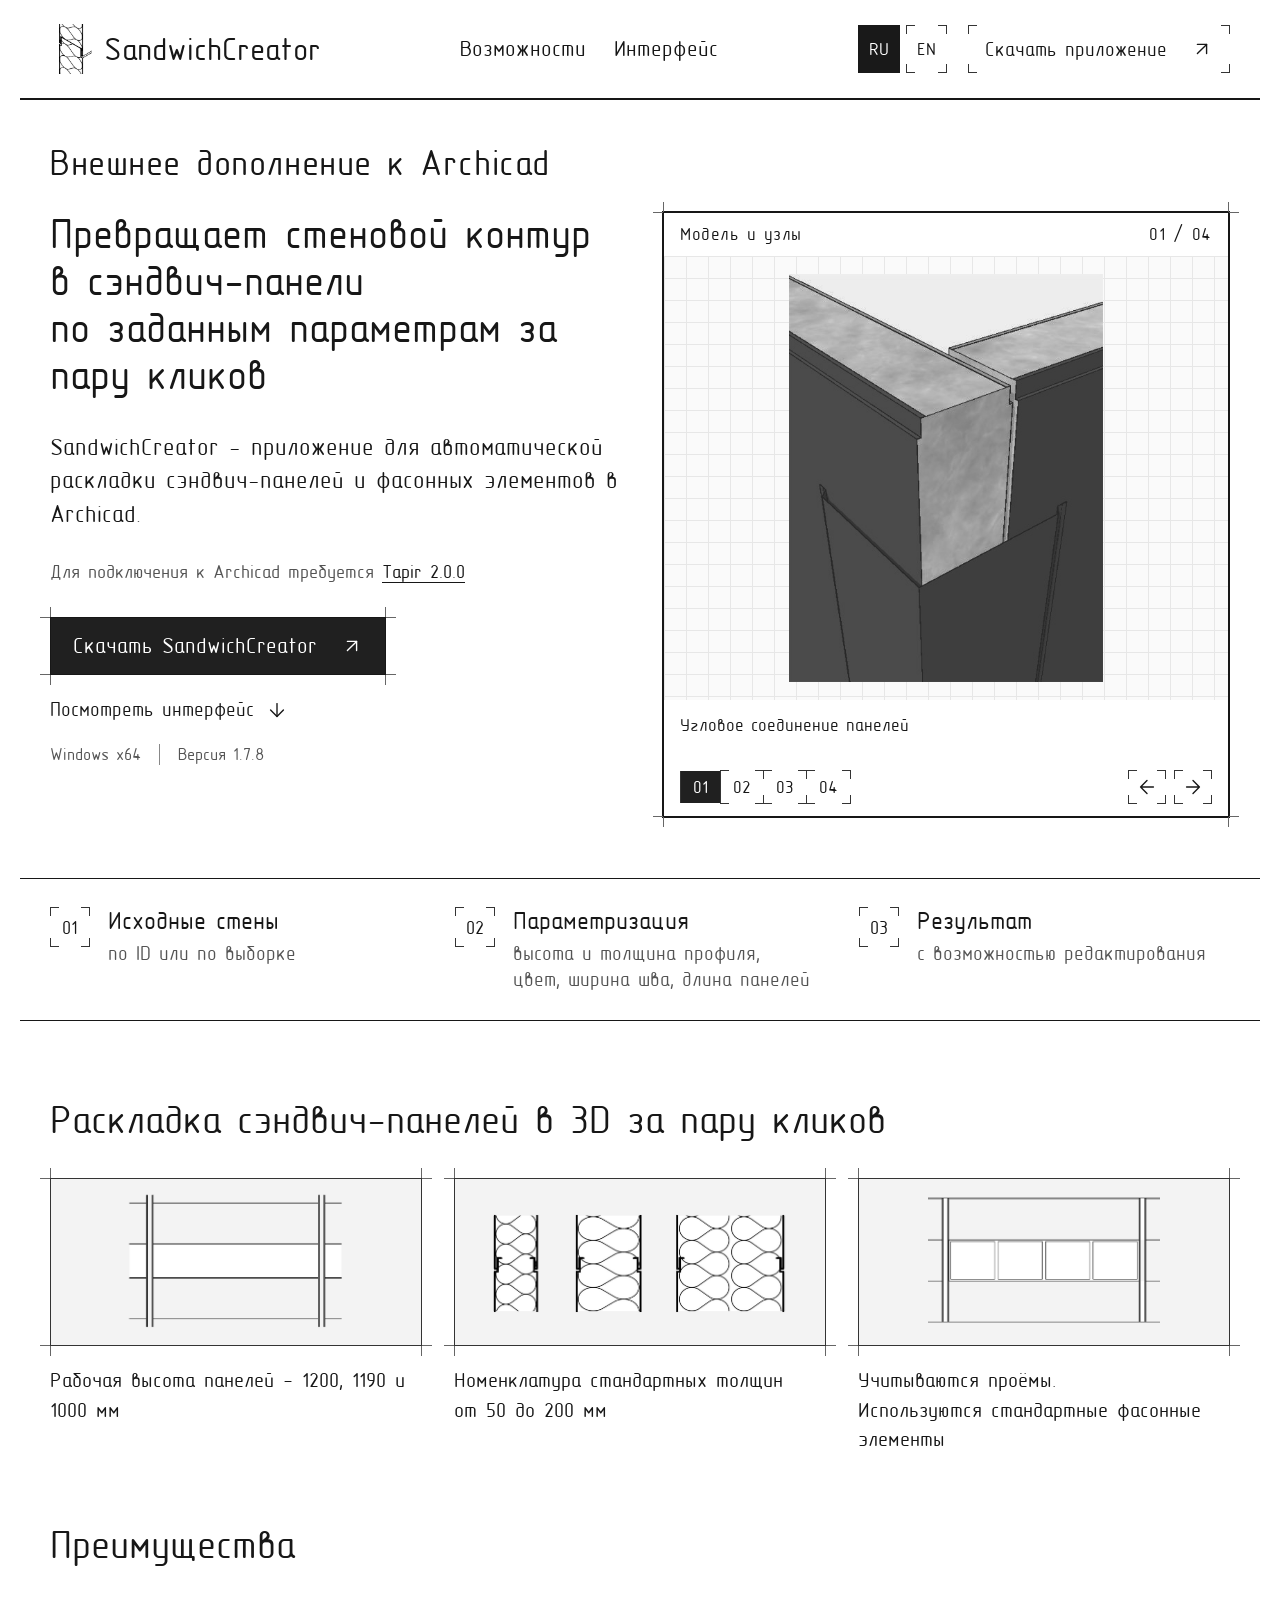
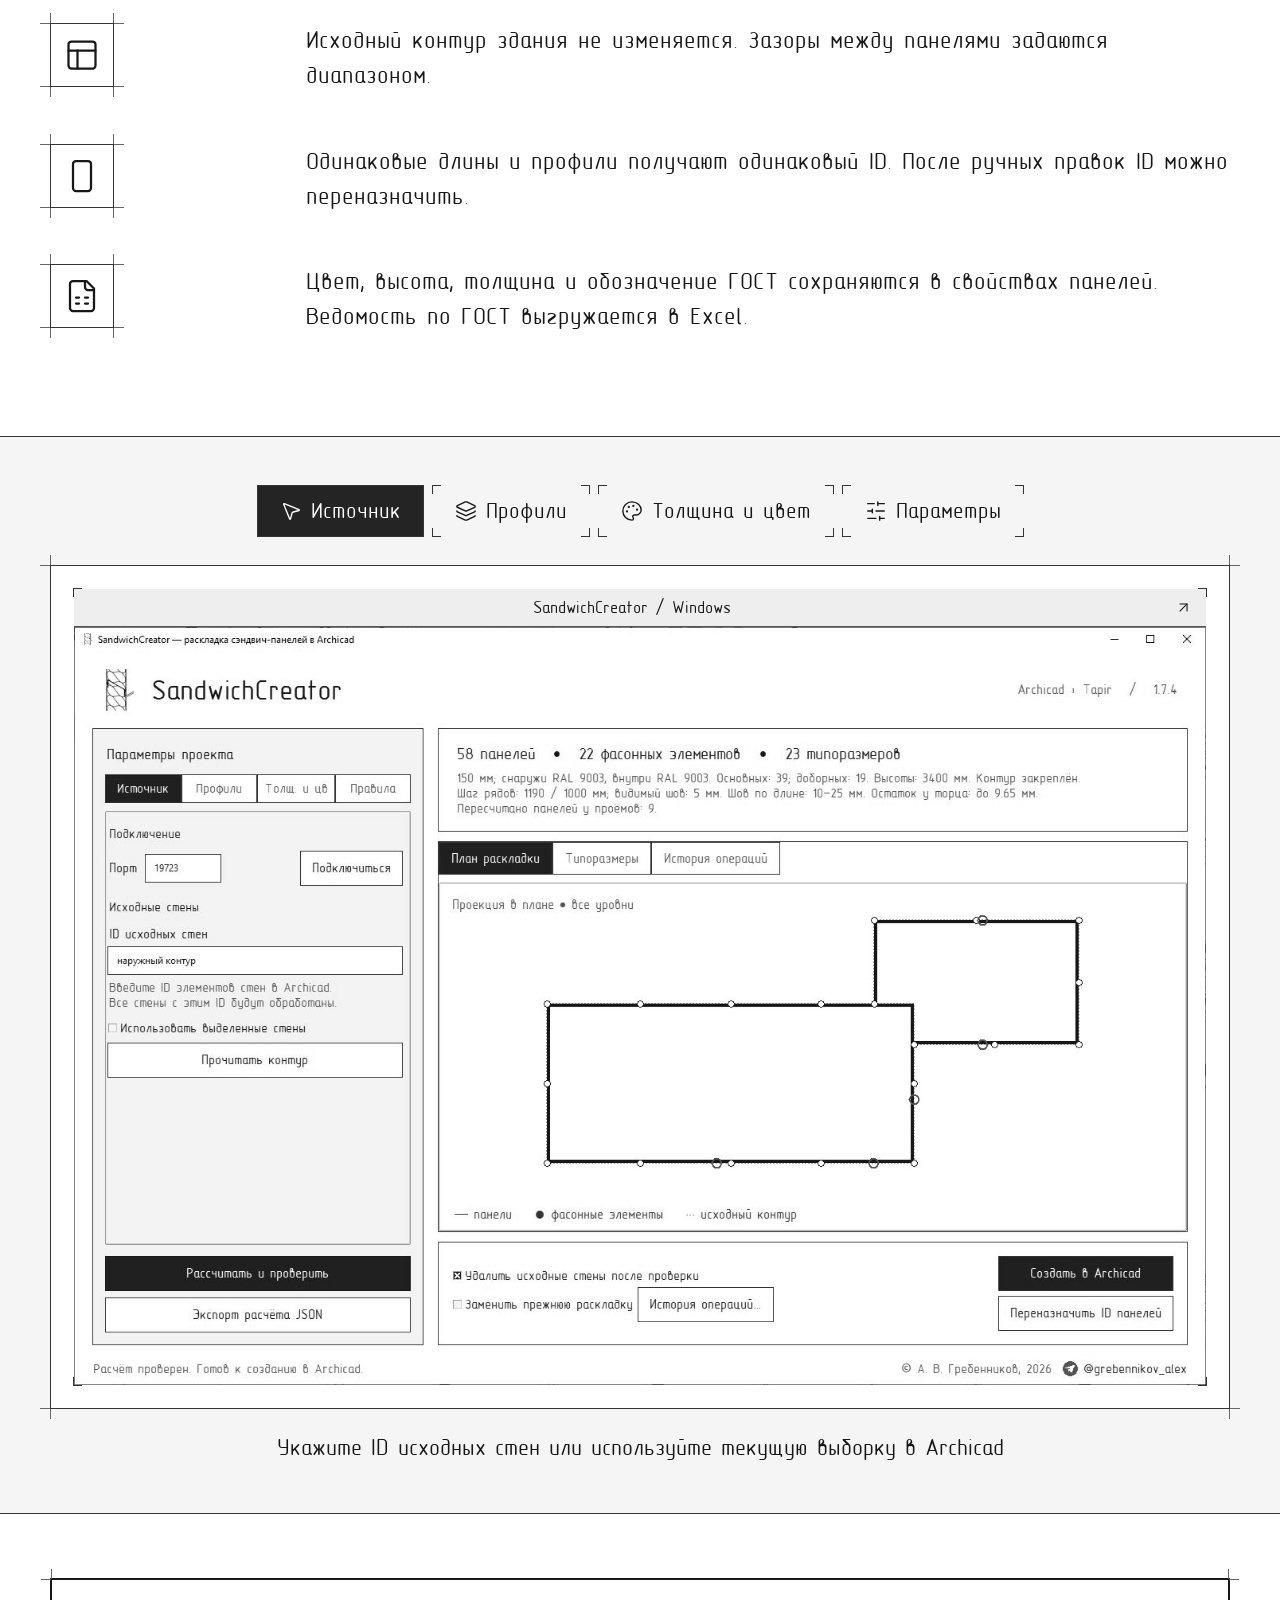
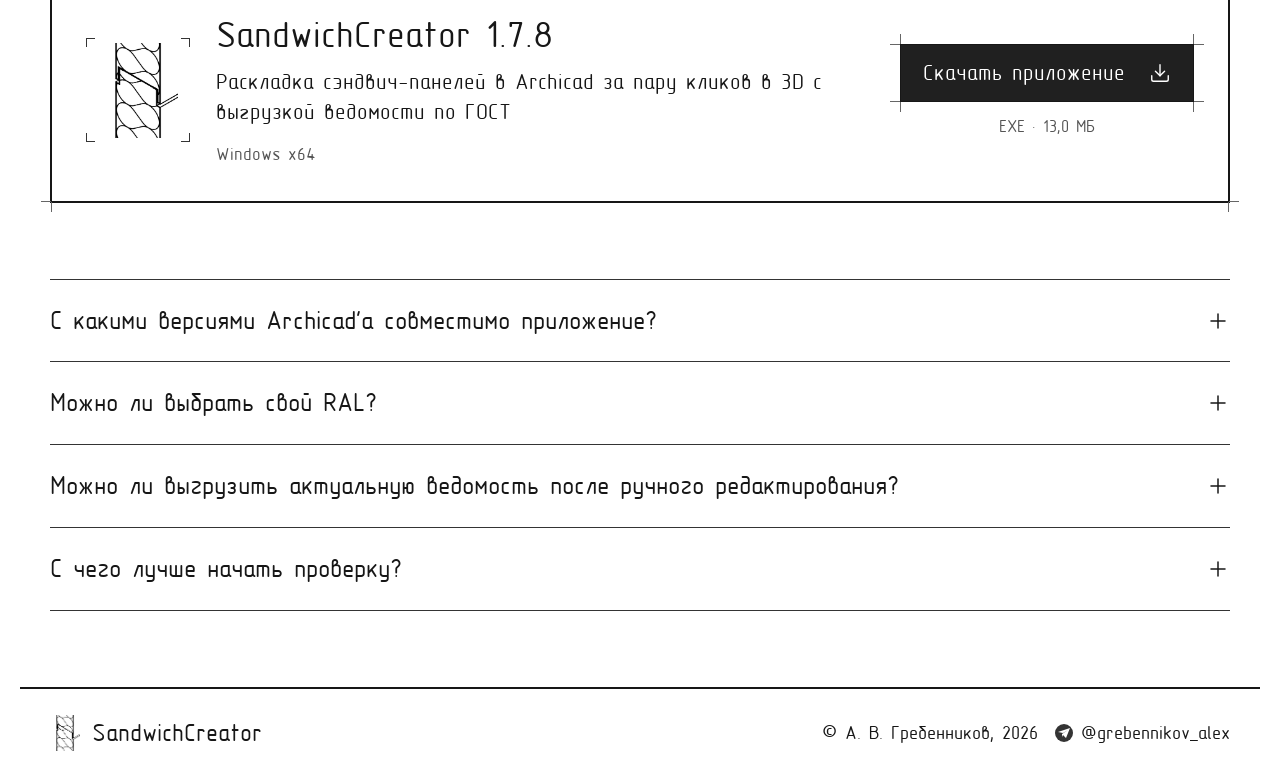
<file: docs/index.html>
<!doctype html>
<html lang="ru">
<head>
  <meta charset="UTF-8"><meta name="viewport" content="width=device-width, initial-scale=1">
  <title>Раскладка сэндвич-панелей в Archicad за пару кликов в 3D с выгрузкой ведомости по ГОСТ</title>
  <meta name="description" content="SandwichCreator - внешнее дополнение к Archicad для раскладки сэндвич-панелей и фасонных элементов в 3D с выгрузкой ведомости по ГОСТ. Windows x64, подключение через Tapir.">
  <link rel="icon" type="image/jpeg" href="assets/sc_05.jpg?v=21d371a65170"><link rel="stylesheet" href="drafting.css?v=9d8e215ee84c">
  <script src="script.js?v=fb0b2f4111d3" defer></script>
  <!-- Yandex.Metrika counter -->
  <script type="text/javascript">
    if(location.protocol!=='file:'&&!['localhost','127.0.0.1','[::1]'].includes(location.hostname)){
    (function(m,e,t,r,i,k,a){
      m[i]=m[i]||function(){(m[i].a=m[i].a||[]).push(arguments)};
      m[i].l=1*new Date();
      for(var j=0;j<document.scripts.length;j++){if(document.scripts[j].src===r){return;}}
      k=e.createElement(t);a=e.getElementsByTagName(t)[0];k.async=1;k.src=r;a.parentNode.insertBefore(k,a);
    })(window,document,'script','https://mc.yandex.ru/metrika/tag.js?id=114266155','ym');
    ym(114266155,'init',{ssr:true,webvisor:true,clickmap:true,ecommerce:'dataLayer',referrer:document.referrer,url:location.href,accurateTrackBounce:true,trackLinks:true});
    }
  </script>
  <!-- /Yandex.Metrika counter -->

  <!-- BEGIN SEO -->
  <link rel="canonical" href="https://grebennikovalex.github.io/SandwichCreator/">
  <link rel="alternate" hreflang="ru" href="https://grebennikovalex.github.io/SandwichCreator/">
  <link rel="alternate" hreflang="en-US" href="https://grebennikovalex.github.io/SandwichCreator/en/index.html">
  <link rel="alternate" hreflang="x-default" href="https://grebennikovalex.github.io/SandwichCreator/">
  <meta property="og:type" content="website">
  <meta property="og:site_name" content="SandwichCreator">
  <meta property="og:title" content="Раскладка сэндвич-панелей в Archicad за пару кликов в 3D с выгрузкой ведомости по ГОСТ">
  <meta property="og:description" content="SandwichCreator - внешнее дополнение к Archicad для раскладки сэндвич-панелей и фасонных элементов в 3D с выгрузкой ведомости по ГОСТ. Windows x64, подключение через Tapir.">
  <meta property="og:url" content="https://grebennikovalex.github.io/SandwichCreator/">
  <meta property="og:locale" content="ru_RU">
  <meta property="og:locale:alternate" content="en_US">
  <meta property="og:image" content="https://grebennikovalex.github.io/SandwichCreator/assets/sc_10.jpg?v=927225c61498">
  <meta property="og:image:alt" content="Интерфейс SandwichCreator">
  <meta name="twitter:card" content="summary_large_image">
  <meta name="twitter:title" content="Раскладка сэндвич-панелей в Archicad за пару кликов в 3D с выгрузкой ведомости по ГОСТ">
  <meta name="twitter:description" content="SandwichCreator - внешнее дополнение к Archicad для раскладки сэндвич-панелей и фасонных элементов в 3D с выгрузкой ведомости по ГОСТ. Windows x64, подключение через Tapir.">
  <meta name="twitter:image" content="https://grebennikovalex.github.io/SandwichCreator/assets/sc_10.jpg?v=927225c61498">
  <meta name="twitter:image:alt" content="Интерфейс SandwichCreator">
  <script type="application/ld+json">
{
  "@context": "https://schema.org",
  "@type": "SoftwareApplication",
  "@id": "https://grebennikovalex.github.io/SandwichCreator/#software",
  "name": "SandwichCreator",
  "description": "SandwichCreator - внешнее дополнение к Archicad для раскладки сэндвич-панелей и фасонных элементов в 3D с выгрузкой ведомости по ГОСТ. Windows x64, подключение через Tapir.",
  "url": "https://grebennikovalex.github.io/SandwichCreator/",
  "inLanguage": "ru",
  "applicationCategory": "DesignApplication",
  "operatingSystem": "Windows x64",
  "softwareVersion": "1.7.8",
  "downloadUrl": "https://grebennikovalex.github.io/SandwichCreator/downloads/SandwichCreator-1.7.8.exe",
  "image": "https://grebennikovalex.github.io/SandwichCreator/assets/sc_05.jpg?v=21d371a65170",
  "author": {
    "@type": "Person",
    "name": "А. В. Гребенников",
    "url": "https://t.me/grebennikov_alex"
  },
  "softwareRequirements": "Archicad 27 or 28; Tapir 2.0.0"
}
  </script>
  <!-- END SEO -->
</head>
<body>
  <noscript><div><img src="https://mc.yandex.ru/watch/114266155" style="position:absolute;left:-9999px" alt=""></div></noscript>
  <header class="header container">
    <a class="brand" href="#home" aria-label="SandwichCreator - в начало"><img src="assets/sc_05.jpg?v=21d371a65170" width="42" height="42" alt=""><span>SandwichCreator</span></a>
    <nav aria-label="Основная навигация"><a href="#features">Возможности</a><a href="#interface">Интерфейс</a></nav>
    <div class="header-actions"><div class="language-switch" role="group" aria-label="Язык сайта"><a href="index.html" lang="ru" hreflang="ru" aria-current="page" aria-label="Русский">RU</a><a href="en/index.html" lang="en" hreflang="en" aria-label="English">EN</a></div><a class="button small secondary header-download" href="#download">Скачать приложение <svg aria-hidden="true" focusable="false"
  class="lucide lucide-arrow-up-right"
  xmlns="http://www.w3.org/2000/svg"
  width="24"
  height="24"
  viewBox="0 0 24 24"
  fill="none"
  stroke="currentColor"
  stroke-width="2"
  stroke-linecap="round"
  stroke-linejoin="round"
>
  <path d="M7 7h10v10" />
  <path d="M7 17 17 7" />
</svg></a></div>
  </header>
  <main>
    <section class="hero container" id="home">
      <p class="hero-category">Внешнее дополнение к Archicad</p>
      <div class="hero-copy">
        <h1>Превращает стеновой контур<br class="desktop-break"> в сэндвич-панели<br class="desktop-break"> по заданным параметрам за пару кликов</h1>
        <p class="hero-text">SandwichCreator - приложение для автоматической раскладки сэндвич-панелей и фасонных элементов в Archicad.</p>
        <p class="setup-note">Для подключения к Archicad требуется <a href="https://github.com/ENZYME-APD/tapir-archicad-automation/releases/tag/2.0.0" target="_blank" rel="noopener noreferrer">Tapir 2.0.0</a></p>
        <div class="hero-actions"><a class="button primary" href="#download">Скачать SandwichCreator <svg aria-hidden="true" focusable="false"
  class="lucide lucide-arrow-up-right"
  xmlns="http://www.w3.org/2000/svg"
  width="24"
  height="24"
  viewBox="0 0 24 24"
  fill="none"
  stroke="currentColor"
  stroke-width="2"
  stroke-linecap="round"
  stroke-linejoin="round"
>
  <path d="M7 7h10v10" />
  <path d="M7 17 17 7" />
</svg></a><a class="text-link" href="#interface">Посмотреть интерфейс <svg aria-hidden="true" focusable="false"
  class="lucide lucide-arrow-down"
  xmlns="http://www.w3.org/2000/svg"
  width="24"
  height="24"
  viewBox="0 0 24 24"
  fill="none"
  stroke="currentColor"
  stroke-width="2"
  stroke-linecap="round"
  stroke-linejoin="round"
>
  <path d="M12 5v14" />
  <path d="m19 12-7 7-7-7" />
</svg></a></div>
        <div class="hero-details"><span>Windows x64</span><span>Версия 1.7.8</span></div>
      </div>
      <section class="project-carousel" id="project-carousel" aria-roledescription="карусель" aria-label="Модель и узлы SandwichCreator" tabindex="0">
        <div class="carousel-top"><span>Модель и узлы</span><span id="carousel-count">01 / 04</span></div>
        <figure><div class="carousel-stage"><img id="carousel-image" src="assets/sc_01.jpg" width="453" height="587" alt="Угловое соединение панелей"></div>
        <figcaption class="carousel-caption" id="carousel-caption" aria-live="polite">Угловое соединение панелей</figcaption></figure>
        <div class="carousel-bottom"><div class="carousel-indicators" role="group" aria-label="Выбор изображения"><button type="button" data-slide="0" aria-pressed="true" aria-label="Изображение 1">01</button><button type="button" data-slide="1" aria-pressed="false" aria-label="Изображение 2">02</button><button type="button" data-slide="2" aria-pressed="false" aria-label="Изображение 3">03</button><button type="button" data-slide="3" aria-pressed="false" aria-label="Изображение 4">04</button></div>
        <div class="carousel-arrows"><button type="button" id="carousel-prev" aria-label="Предыдущее изображение"><svg class="lucide lucide-arrow-left" xmlns="http://www.w3.org/2000/svg" viewBox="0 0 24 24" fill="none" stroke="currentColor" stroke-linecap="round" stroke-linejoin="round" aria-hidden="true"><path d="M19 12H5m7 7-7-7 7-7"/></svg></button><button type="button" id="carousel-next" aria-label="Следующее изображение"><svg class="lucide lucide-arrow-right" xmlns="http://www.w3.org/2000/svg" viewBox="0 0 24 24" fill="none" stroke="currentColor" stroke-linecap="round" stroke-linejoin="round" aria-hidden="true"><path d="M5 12h14m-7-7 7 7-7 7"/></svg></button></div></div>
      </section>
    </section>
    <section class="workflow container" aria-label="Три шага работы">
      <div><span class="step-number">01</span><div><h3>Исходные стены</h3><p>по ID или по выборке</p></div></div><div><span class="step-number">02</span><div><h3>Параметризация</h3><p>высота и толщина профиля,<br>цвет, ширина шва, длина панелей</p></div></div><div><span class="step-number">03</span><div><h3>Результат</h3><p>с возможностью редактирования</p></div></div>
    </section>
    <section class="features container section" id="features">
      <div class="section-heading"><h2>Раскладка сэндвич-панелей в 3D за пару кликов</h2></div>
      <div class="feature-grid">
        <article class="feature"><div class="feature-art feature-image" aria-hidden="true"><img src="assets/sc_07.jpg" width="1005" height="663" alt="" loading="lazy"></div><p>Рабочая высота панелей - 1200, 1190 и 1000 мм</p></article>
        <article class="feature"><div class="feature-art feature-image" aria-hidden="true"><img src="assets/sc_06.jpg?v=5594e55ec12f" width="1442" height="605" alt="" loading="lazy"></div><p>Номенклатура стандартных толщин<br>от 50 до 200 мм</p></article>
        <article class="feature"><div class="feature-art feature-image" aria-hidden="true"><img src="assets/sc_08.jpg" width="1043" height="656" alt="" loading="lazy"></div><p>Учитываются проёмы.<br>Используются стандартные фасонные элементы</p></article>
      </div>
    </section>
    <section class="benefits container section" aria-labelledby="benefits-title">
      <h2 id="benefits-title">Преимущества</h2>
      <div class="detail-rows"><div><span class="benefit-icon"><svg aria-hidden="true" focusable="false"
  class="lucide lucide-panels-top-left"
  xmlns="http://www.w3.org/2000/svg"
  width="24"
  height="24"
  viewBox="0 0 24 24"
  fill="none"
  stroke="currentColor"
  stroke-width="2"
  stroke-linecap="round"
  stroke-linejoin="round"
>
  <rect width="18" height="18" x="3" y="3" rx="2" />
  <path d="M3 9h18" />
  <path d="M9 21V9" />
</svg></span><p>Исходный контур здания не изменяется. Зазоры между панелями задаются диапазоном.</p></div><div><span class="benefit-icon"><svg aria-hidden="true" focusable="false"
  class="lucide lucide-rectangle-vertical"
  xmlns="http://www.w3.org/2000/svg"
  width="24"
  height="24"
  viewBox="0 0 24 24"
  fill="none"
  stroke="currentColor"
  stroke-width="2"
  stroke-linecap="round"
  stroke-linejoin="round"
>
  <rect width="12" height="20" x="6" y="2" rx="2" />
</svg></span><p>Одинаковые длины и профили получают одинаковый ID. После ручных правок ID можно переназначить.</p></div><div><span class="benefit-icon"><svg aria-hidden="true" focusable="false"
  class="lucide lucide-file-spreadsheet"
  xmlns="http://www.w3.org/2000/svg"
  width="24"
  height="24"
  viewBox="0 0 24 24"
  fill="none"
  stroke="currentColor"
  stroke-width="2"
  stroke-linecap="round"
  stroke-linejoin="round"
>
  <path d="M15 2H6a2 2 0 0 0-2 2v16a2 2 0 0 0 2 2h12a2 2 0 0 0 2-2V7Z" />
  <path d="M14 2v4a2 2 0 0 0 2 2h4" />
  <path d="M8 13h2" />
  <path d="M14 13h2" />
  <path d="M8 17h2" />
  <path d="M14 17h2" />
</svg></span><p>Цвет, высота, толщина и обозначение ГОСТ сохраняются в свойствах панелей. Ведомость по ГОСТ выгружается в Excel.</p></div></div>
    </section>
    <section class="interface-section section" id="interface" aria-label="Интерфейс приложения"><div class="container">
      <div class="screen-tabs" role="tablist" aria-label="Разделы интерфейса"><button id="tab-source" role="tab" aria-selected="true" aria-controls="screen-panel" data-screen="source" class="selected"><svg aria-hidden="true" focusable="false"
  class="lucide lucide-mouse-pointer-2"
  xmlns="http://www.w3.org/2000/svg"
  width="24"
  height="24"
  viewBox="0 0 24 24"
  fill="none"
  stroke="currentColor"
  stroke-width="2"
  stroke-linecap="round"
  stroke-linejoin="round"
>
  <path d="M4.037 4.688a.495.495 0 0 1 .651-.651l16 6.5a.5.5 0 0 1-.063.947l-6.124 1.58a2 2 0 0 0-1.438 1.435l-1.579 6.126a.5.5 0 0 1-.947.063z" />
</svg> Источник</button><button id="tab-profiles" role="tab" aria-selected="false" aria-controls="screen-panel" data-screen="profiles" tabindex="-1"><svg aria-hidden="true" focusable="false"
  class="lucide lucide-layers"
  xmlns="http://www.w3.org/2000/svg"
  width="24"
  height="24"
  viewBox="0 0 24 24"
  fill="none"
  stroke="currentColor"
  stroke-width="2"
  stroke-linecap="round"
  stroke-linejoin="round"
>
  <path d="M12.83 2.18a2 2 0 0 0-1.66 0L2.6 6.08a1 1 0 0 0 0 1.83l8.58 3.91a2 2 0 0 0 1.66 0l8.58-3.9a1 1 0 0 0 0-1.83z" />
  <path d="M2 12a1 1 0 0 0 .58.91l8.6 3.91a2 2 0 0 0 1.65 0l8.58-3.9A1 1 0 0 0 22 12" />
  <path d="M2 17a1 1 0 0 0 .58.91l8.6 3.91a2 2 0 0 0 1.65 0l8.58-3.9A1 1 0 0 0 22 17" />
</svg> Профили</button><button id="tab-colors" role="tab" aria-selected="false" aria-controls="screen-panel" data-screen="colors" tabindex="-1"><svg aria-hidden="true" focusable="false"
  class="lucide lucide-palette"
  xmlns="http://www.w3.org/2000/svg"
  width="24"
  height="24"
  viewBox="0 0 24 24"
  fill="none"
  stroke="currentColor"
  stroke-width="2"
  stroke-linecap="round"
  stroke-linejoin="round"
>
  <circle cx="13.5" cy="6.5" r=".5" fill="currentColor" />
  <circle cx="17.5" cy="10.5" r=".5" fill="currentColor" />
  <circle cx="8.5" cy="7.5" r=".5" fill="currentColor" />
  <circle cx="6.5" cy="12.5" r=".5" fill="currentColor" />
  <path d="M12 2C6.5 2 2 6.5 2 12s4.5 10 10 10c.926 0 1.648-.746 1.648-1.688 0-.437-.18-.835-.437-1.125-.29-.289-.438-.652-.438-1.125a1.64 1.64 0 0 1 1.668-1.668h1.996c3.051 0 5.555-2.503 5.555-5.554C21.965 6.012 17.461 2 12 2z" />
</svg> Толщина и цвет</button><button id="tab-rules" role="tab" aria-selected="false" aria-controls="screen-panel" data-screen="rules" tabindex="-1"><svg aria-hidden="true" focusable="false"
  class="lucide lucide-sliders-horizontal"
  xmlns="http://www.w3.org/2000/svg"
  width="24"
  height="24"
  viewBox="0 0 24 24"
  fill="none"
  stroke="currentColor"
  stroke-width="2"
  stroke-linecap="round"
  stroke-linejoin="round"
>
  <line x1="21" x2="14" y1="4" y2="4" />
  <line x1="10" x2="3" y1="4" y2="4" />
  <line x1="21" x2="12" y1="12" y2="12" />
  <line x1="8" x2="3" y1="12" y2="12" />
  <line x1="21" x2="16" y1="20" y2="20" />
  <line x1="12" x2="3" y1="20" y2="20" />
  <line x1="14" x2="14" y1="2" y2="6" />
  <line x1="8" x2="8" y1="10" y2="14" />
  <line x1="16" x2="16" y1="18" y2="22" />
</svg> Параметры</button></div>
      <div class="screen-stage" id="screen-panel" role="tabpanel" aria-labelledby="tab-source"><div class="screen-window"><div class="window-bar"><span><i></i><i></i><i></i></span><span>SandwichCreator / Windows</span><svg aria-hidden="true" focusable="false"
  class="lucide lucide-arrow-up-right"
  xmlns="http://www.w3.org/2000/svg"
  width="24"
  height="24"
  viewBox="0 0 24 24"
  fill="none"
  stroke="currentColor"
  stroke-width="2"
  stroke-linecap="round"
  stroke-linejoin="round"
>
  <path d="M7 7h10v10" />
  <path d="M7 17 17 7" />
</svg></div><img id="interface-image" src="assets/sc_10.jpg?v=927225c61498" width="1422" height="952" alt="Интерфейс SandwichCreator: выбор исходных стен по ID или выделению" loading="lazy"></div></div>
      <p class="screen-caption" id="screen-caption">Укажите ID исходных стен или используйте текущую выборку в Archicad</p>
    </div></section>
<section class="container download-section" id="download"><div class="download-card"><div class="download-icon" aria-hidden="true"><img src="assets/sc_05.jpg?v=21d371a65170" width="88" height="88" alt=""></div><div class="download-copy"><h2>SandwichCreator 1.7.8</h2><p class="download-description">Раскладка сэндвич-панелей в Archicad за пару кликов в 3D с выгрузкой ведомости по ГОСТ</p><p>Windows x64</p></div><div class="download-action"><a class="button primary" href="downloads/SandwichCreator-1.7.8.exe" download>Скачать приложение <svg aria-hidden="true" focusable="false"
  class="lucide lucide-download"
  xmlns="http://www.w3.org/2000/svg"
  width="24"
  height="24"
  viewBox="0 0 24 24"
  fill="none"
  stroke="currentColor"
  stroke-width="2"
  stroke-linecap="round"
  stroke-linejoin="round"
>
  <path d="M21 15v4a2 2 0 0 1-2 2H5a2 2 0 0 1-2-2v-4" />
  <polyline points="7 10 12 15 17 10" />
  <line x1="12" x2="12" y1="15" y2="3" />
</svg></a><span>EXE · 13,0 МБ</span></div></div></section>
    <section class="faq container section" aria-label="Частые вопросы"><div class="faq-list"><details><summary>С какими версиями Archicad'а совместимо приложение?<svg aria-hidden="true" focusable="false"
  class="lucide lucide-plus"
  xmlns="http://www.w3.org/2000/svg"
  width="24"
  height="24"
  viewBox="0 0 24 24"
  fill="none"
  stroke="currentColor"
  stroke-width="2"
  stroke-linecap="round"
  stroke-linejoin="round"
>
  <path d="M5 12h14" />
  <path d="M12 5v14" />
</svg></summary><p>Приложение протестировано с Archicad 27 и 28. Для подключения требуется Tapir 2.0.0</p></details><details><summary>Можно ли выбрать свой RAL?<svg aria-hidden="true" focusable="false"
  class="lucide lucide-plus"
  xmlns="http://www.w3.org/2000/svg"
  width="24"
  height="24"
  viewBox="0 0 24 24"
  fill="none"
  stroke="currentColor"
  stroke-width="2"
  stroke-linecap="round"
  stroke-linejoin="round"
>
  <path d="M5 12h14" />
  <path d="M12 5v14" />
</svg></summary><p>Да. В приложении есть 15 предложенных цветов и ручной ввод номера из встроенного справочника RAL Classic. Экранный образец цвета приблизительный.</p></details><details><summary>Можно ли выгрузить актуальную ведомость после ручного редактирования?<svg aria-hidden="true" focusable="false"
  class="lucide lucide-plus"
  xmlns="http://www.w3.org/2000/svg"
  width="24"
  height="24"
  viewBox="0 0 24 24"
  fill="none"
  stroke="currentColor"
  stroke-width="2"
  stroke-linecap="round"
  stroke-linejoin="round"
>
  <path d="M5 12h14" />
  <path d="M12 5v14" />
</svg></summary><p>Кнопка «Переназначить ID панелей» повторно проверяет текущие профили и 3D-длины, округляет длины до сантиметров и группирует одинаковые панели.</p></details><details><summary>С чего лучше начать проверку?<svg aria-hidden="true" focusable="false"
  class="lucide lucide-plus"
  xmlns="http://www.w3.org/2000/svg"
  width="24"
  height="24"
  viewBox="0 0 24 24"
  fill="none"
  stroke="currentColor"
  stroke-width="2"
  stroke-linecap="round"
  stroke-linejoin="round"
>
  <path d="M5 12h14" />
  <path d="M12 5v14" />
</svg></summary><p>Сохраните исходный проект и попробуйте сначала на небольшой части плана. Перед созданием элементов проверьте предварительную раскладку, высоту стен и таблицу с типоразмерами. Удаление исходных стен можно отключить в приложении.</p></details></div></section>
  </main>
  <footer class="footer container"><a class="brand" href="#home"><img src="assets/sc_05.jpg?v=21d371a65170" width="30" height="30" alt=""><span>SandwichCreator</span></a><div class="developer-credit"><span>© А. В. Гребенников, 2026</span><a href="https://t.me/grebennikov_alex" target="_blank" rel="noopener noreferrer" aria-label="Разработчик в Telegram: @grebennikov_alex"><svg class="telegram-icon" xmlns="http://www.w3.org/2000/svg" viewBox="0 0 20 20" width="20" height="20" aria-hidden="true" focusable="false"><circle cx="10" cy="10" r="9" fill="currentColor"/><path d="m4 9 12-4-4 10-3-3-1 2v-3l6-4-5 3Z" fill="#fff"/></svg>@grebennikov_alex</a></div></footer>
</body>
</html>
</file>
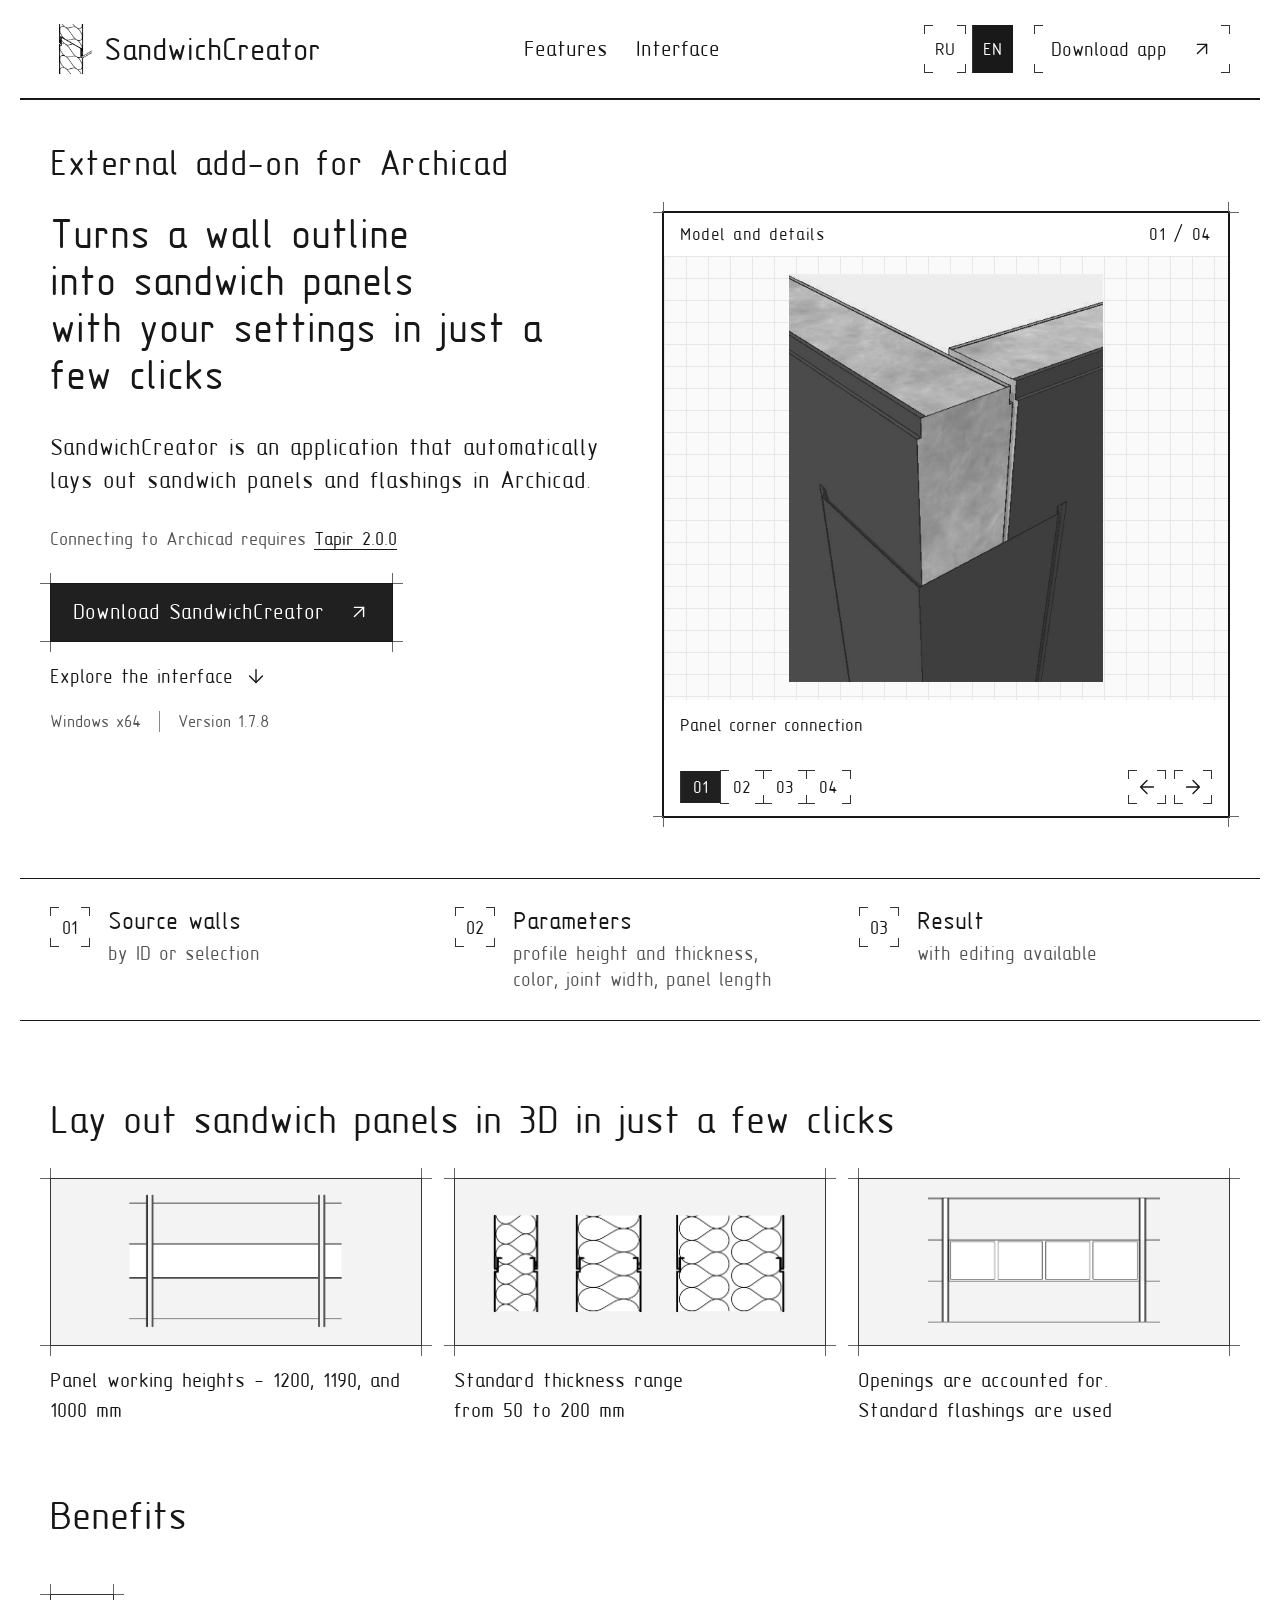
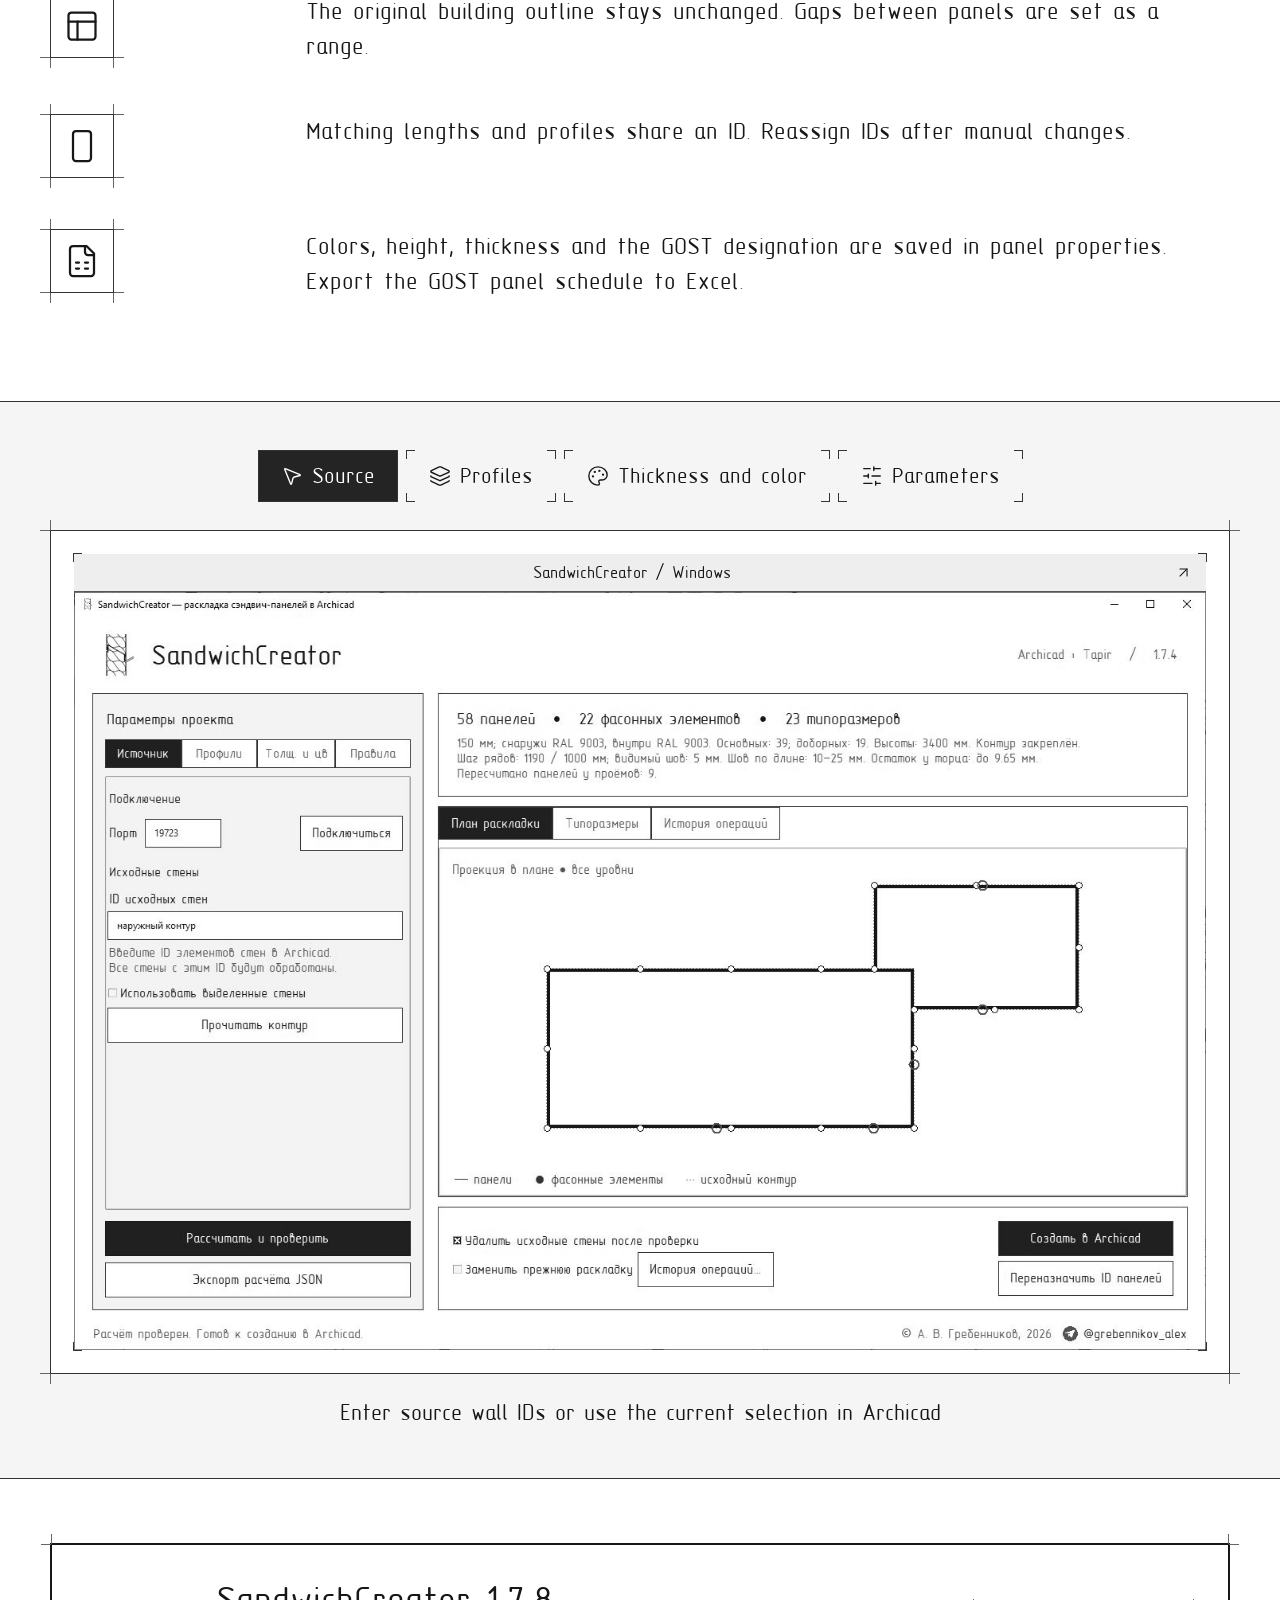
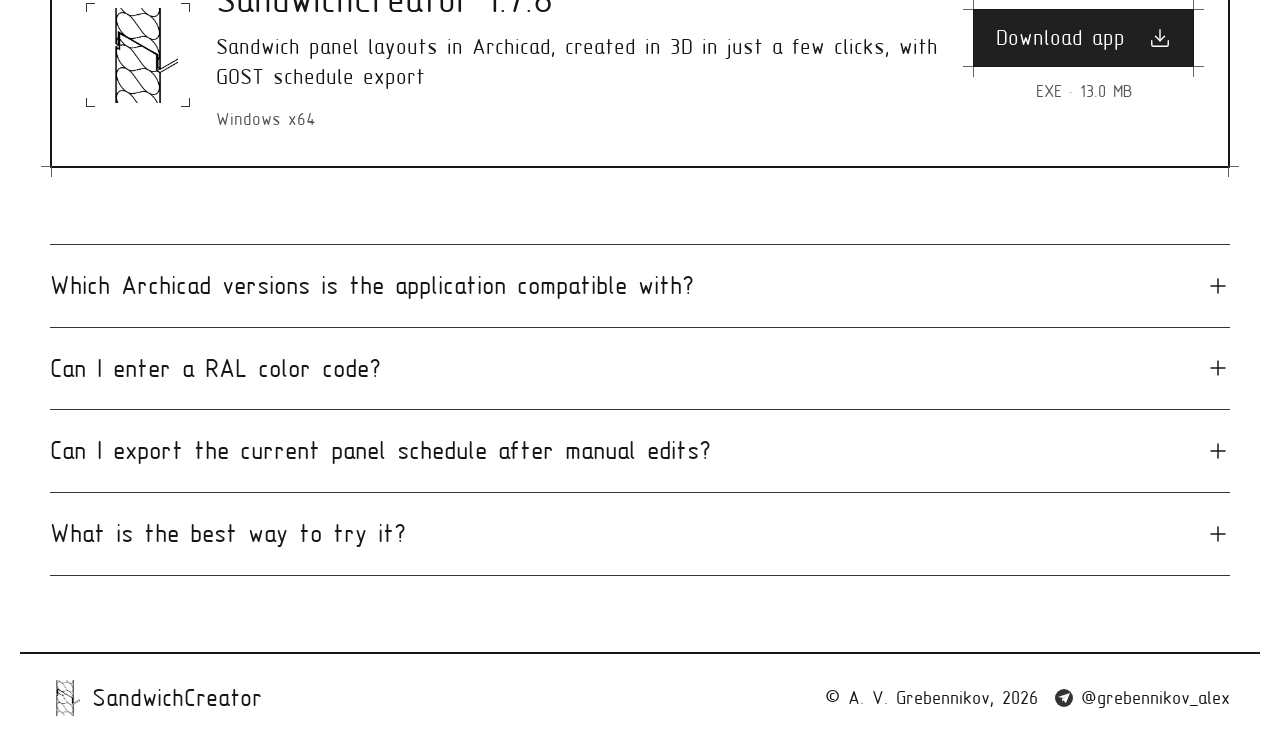
<file: docs/en/index.html>
<!doctype html>
<html lang="en-US">
<head>
  <meta charset="UTF-8"><meta name="viewport" content="width=device-width, initial-scale=1">
  <title>Sandwich panel layouts in Archicad, created in 3D in just a few clicks, with GOST schedule export</title>
  <meta name="description" content="SandwichCreator is an external Archicad add-on for 3D sandwich panel and flashing layouts with GOST schedule export. Windows x64, connected through Tapir.">
  <link rel="icon" type="image/jpeg" href="../assets/sc_05.jpg?v=21d371a65170"><link rel="stylesheet" href="../drafting.css?v=9d8e215ee84c">
  <script src="../script.js?v=fb0b2f4111d3" defer></script>
  <!-- Yandex.Metrika counter -->
  <script type="text/javascript">
    if(location.protocol!=='file:'&&!['localhost','127.0.0.1','[::1]'].includes(location.hostname)){
    (function(m,e,t,r,i,k,a){
      m[i]=m[i]||function(){(m[i].a=m[i].a||[]).push(arguments)};
      m[i].l=1*new Date();
      for(var j=0;j<document.scripts.length;j++){if(document.scripts[j].src===r){return;}}
      k=e.createElement(t);a=e.getElementsByTagName(t)[0];k.async=1;k.src=r;a.parentNode.insertBefore(k,a);
    })(window,document,'script','https://mc.yandex.ru/metrika/tag.js?id=114266155','ym');
    ym(114266155,'init',{ssr:true,webvisor:true,clickmap:true,ecommerce:'dataLayer',referrer:document.referrer,url:location.href,accurateTrackBounce:true,trackLinks:true});
    }
  </script>
  <!-- /Yandex.Metrika counter -->

  <!-- BEGIN SEO -->
  <link rel="canonical" href="https://grebennikovalex.github.io/SandwichCreator/en/index.html">
  <link rel="alternate" hreflang="ru" href="https://grebennikovalex.github.io/SandwichCreator/">
  <link rel="alternate" hreflang="en-US" href="https://grebennikovalex.github.io/SandwichCreator/en/index.html">
  <link rel="alternate" hreflang="x-default" href="https://grebennikovalex.github.io/SandwichCreator/">
  <meta property="og:type" content="website">
  <meta property="og:site_name" content="SandwichCreator">
  <meta property="og:title" content="Sandwich panel layouts in Archicad, created in 3D in just a few clicks, with GOST schedule export">
  <meta property="og:description" content="SandwichCreator is an external Archicad add-on for 3D sandwich panel and flashing layouts with GOST schedule export. Windows x64, connected through Tapir.">
  <meta property="og:url" content="https://grebennikovalex.github.io/SandwichCreator/en/index.html">
  <meta property="og:locale" content="en_US">
  <meta property="og:locale:alternate" content="ru_RU">
  <meta property="og:image" content="https://grebennikovalex.github.io/SandwichCreator/assets/sc_10.jpg?v=927225c61498">
  <meta property="og:image:alt" content="SandwichCreator interface">
  <meta name="twitter:card" content="summary_large_image">
  <meta name="twitter:title" content="Sandwich panel layouts in Archicad, created in 3D in just a few clicks, with GOST schedule export">
  <meta name="twitter:description" content="SandwichCreator is an external Archicad add-on for 3D sandwich panel and flashing layouts with GOST schedule export. Windows x64, connected through Tapir.">
  <meta name="twitter:image" content="https://grebennikovalex.github.io/SandwichCreator/assets/sc_10.jpg?v=927225c61498">
  <meta name="twitter:image:alt" content="SandwichCreator interface">
  <script type="application/ld+json">
{
  "@context": "https://schema.org",
  "@type": "SoftwareApplication",
  "@id": "https://grebennikovalex.github.io/SandwichCreator/#software",
  "name": "SandwichCreator",
  "description": "SandwichCreator is an external Archicad add-on for 3D sandwich panel and flashing layouts with GOST schedule export. Windows x64, connected through Tapir.",
  "url": "https://grebennikovalex.github.io/SandwichCreator/en/index.html",
  "inLanguage": "en-US",
  "applicationCategory": "DesignApplication",
  "operatingSystem": "Windows x64",
  "softwareVersion": "1.7.8",
  "downloadUrl": "https://grebennikovalex.github.io/SandwichCreator/downloads/SandwichCreator-1.7.8.exe",
  "image": "https://grebennikovalex.github.io/SandwichCreator/assets/sc_05.jpg?v=21d371a65170",
  "author": {
    "@type": "Person",
    "name": "A. V. Grebennikov",
    "url": "https://t.me/grebennikov_alex"
  },
  "softwareRequirements": "Archicad 27 or 28; Tapir 2.0.0"
}
  </script>
  <!-- END SEO -->
</head>
<body>
  <noscript><div><img src="https://mc.yandex.ru/watch/114266155" style="position:absolute;left:-9999px" alt=""></div></noscript>
  <header class="header container">
    <a class="brand" href="#home" aria-label="SandwichCreator - back to top"><img src="../assets/sc_05.jpg?v=21d371a65170" width="42" height="42" alt=""><span>SandwichCreator</span></a>
    <nav aria-label="Main navigation"><a href="#features">Features</a><a href="#interface">Interface</a></nav>
    <div class="header-actions"><div class="language-switch" role="group" aria-label="Site language"><a href="../index.html" lang="ru" hreflang="ru" aria-label="Russian">RU</a><a href="index.html" lang="en" hreflang="en" aria-current="page" aria-label="English">EN</a></div><a class="button small secondary header-download" href="#download">Download app <svg aria-hidden="true" focusable="false"
  class="lucide lucide-arrow-up-right"
  xmlns="http://www.w3.org/2000/svg"
  width="24"
  height="24"
  viewBox="0 0 24 24"
  fill="none"
  stroke="currentColor"
  stroke-width="2"
  stroke-linecap="round"
  stroke-linejoin="round"
>
  <path d="M7 7h10v10" />
  <path d="M7 17 17 7" />
</svg></a></div>
  </header>
  <main>
    <section class="hero container" id="home">
      <p class="hero-category">External add-on for Archicad</p>
      <div class="hero-copy">
        <h1>Turns a wall outline<br class="desktop-break"> into sandwich panels<br class="desktop-break"> with your settings in just a few clicks</h1>
        <p class="hero-text">SandwichCreator is an application that automatically lays out sandwich panels and flashings in Archicad.</p>
        <p class="setup-note">Connecting to Archicad requires <a href="https://github.com/ENZYME-APD/tapir-archicad-automation/releases/tag/2.0.0" target="_blank" rel="noopener noreferrer">Tapir 2.0.0</a></p>
        <div class="hero-actions"><a class="button primary" href="#download">Download SandwichCreator <svg aria-hidden="true" focusable="false"
  class="lucide lucide-arrow-up-right"
  xmlns="http://www.w3.org/2000/svg"
  width="24"
  height="24"
  viewBox="0 0 24 24"
  fill="none"
  stroke="currentColor"
  stroke-width="2"
  stroke-linecap="round"
  stroke-linejoin="round"
>
  <path d="M7 7h10v10" />
  <path d="M7 17 17 7" />
</svg></a><a class="text-link" href="#interface">Explore the interface <svg aria-hidden="true" focusable="false"
  class="lucide lucide-arrow-down"
  xmlns="http://www.w3.org/2000/svg"
  width="24"
  height="24"
  viewBox="0 0 24 24"
  fill="none"
  stroke="currentColor"
  stroke-width="2"
  stroke-linecap="round"
  stroke-linejoin="round"
>
  <path d="M12 5v14" />
  <path d="m19 12-7 7-7-7" />
</svg></a></div>
        <div class="hero-details"><span>Windows x64</span><span>Version 1.7.8</span></div>
      </div>
      <section class="project-carousel" id="project-carousel" aria-roledescription="carousel" aria-label="SandwichCreator model and details" tabindex="0">
        <div class="carousel-top"><span>Model and details</span><span id="carousel-count">01 / 04</span></div>
        <figure><div class="carousel-stage"><img id="carousel-image" src="../assets/sc_01.jpg" width="453" height="587" alt="Panel corner connection"></div>
        <figcaption class="carousel-caption" id="carousel-caption" aria-live="polite">Panel corner connection</figcaption></figure>
        <div class="carousel-bottom"><div class="carousel-indicators" role="group" aria-label="Choose an image"><button type="button" data-slide="0" aria-pressed="true" aria-label="Image 1">01</button><button type="button" data-slide="1" aria-pressed="false" aria-label="Image 2">02</button><button type="button" data-slide="2" aria-pressed="false" aria-label="Image 3">03</button><button type="button" data-slide="3" aria-pressed="false" aria-label="Image 4">04</button></div>
        <div class="carousel-arrows"><button type="button" id="carousel-prev" aria-label="Previous image"><svg class="lucide lucide-arrow-left" xmlns="http://www.w3.org/2000/svg" viewBox="0 0 24 24" fill="none" stroke="currentColor" stroke-linecap="round" stroke-linejoin="round" aria-hidden="true"><path d="M19 12H5m7 7-7-7 7-7"/></svg></button><button type="button" id="carousel-next" aria-label="Next image"><svg class="lucide lucide-arrow-right" xmlns="http://www.w3.org/2000/svg" viewBox="0 0 24 24" fill="none" stroke="currentColor" stroke-linecap="round" stroke-linejoin="round" aria-hidden="true"><path d="M5 12h14m-7-7 7 7-7 7"/></svg></button></div></div>
      </section>
    </section>
    <section class="workflow container" aria-label="Three steps">
      <div><span class="step-number">01</span><div><h3>Source walls</h3><p>by ID or selection</p></div></div><div><span class="step-number">02</span><div><h3>Parameters</h3><p>profile height and thickness,<br>color, joint width, panel length</p></div></div><div><span class="step-number">03</span><div><h3>Result</h3><p>with editing available</p></div></div>
    </section>
    <section class="features container section" id="features">
      <div class="section-heading"><h2>Lay out sandwich panels in 3D in just a few clicks</h2></div>
      <div class="feature-grid">
        <article class="feature"><div class="feature-art feature-image" aria-hidden="true"><img src="../assets/sc_07.jpg" width="1005" height="663" alt="" loading="lazy"></div><p>Panel working heights - 1200, 1190, and 1000 mm</p></article>
        <article class="feature"><div class="feature-art feature-image" aria-hidden="true"><img src="../assets/sc_06.jpg?v=5594e55ec12f" width="1442" height="605" alt="" loading="lazy"></div><p>Standard thickness range<br>from 50 to 200 mm</p></article>
        <article class="feature"><div class="feature-art feature-image" aria-hidden="true"><img src="../assets/sc_08.jpg" width="1043" height="656" alt="" loading="lazy"></div><p>Openings are accounted for.<br>Standard flashings are used</p></article>
      </div>
    </section>
    <section class="benefits container section" aria-labelledby="benefits-title">
      <h2 id="benefits-title">Benefits</h2>
      <div class="detail-rows"><div><span class="benefit-icon"><svg aria-hidden="true" focusable="false"
  class="lucide lucide-panels-top-left"
  xmlns="http://www.w3.org/2000/svg"
  width="24"
  height="24"
  viewBox="0 0 24 24"
  fill="none"
  stroke="currentColor"
  stroke-width="2"
  stroke-linecap="round"
  stroke-linejoin="round"
>
  <rect width="18" height="18" x="3" y="3" rx="2" />
  <path d="M3 9h18" />
  <path d="M9 21V9" />
</svg></span><p>The original building outline stays unchanged. Gaps between panels are set as a range.</p></div><div><span class="benefit-icon"><svg aria-hidden="true" focusable="false"
  class="lucide lucide-rectangle-vertical"
  xmlns="http://www.w3.org/2000/svg"
  width="24"
  height="24"
  viewBox="0 0 24 24"
  fill="none"
  stroke="currentColor"
  stroke-width="2"
  stroke-linecap="round"
  stroke-linejoin="round"
>
  <rect width="12" height="20" x="6" y="2" rx="2" />
</svg></span><p>Matching lengths and profiles share an ID. Reassign IDs after manual changes.</p></div><div><span class="benefit-icon"><svg aria-hidden="true" focusable="false"
  class="lucide lucide-file-spreadsheet"
  xmlns="http://www.w3.org/2000/svg"
  width="24"
  height="24"
  viewBox="0 0 24 24"
  fill="none"
  stroke="currentColor"
  stroke-width="2"
  stroke-linecap="round"
  stroke-linejoin="round"
>
  <path d="M15 2H6a2 2 0 0 0-2 2v16a2 2 0 0 0 2 2h12a2 2 0 0 0 2-2V7Z" />
  <path d="M14 2v4a2 2 0 0 0 2 2h4" />
  <path d="M8 13h2" />
  <path d="M14 13h2" />
  <path d="M8 17h2" />
  <path d="M14 17h2" />
</svg></span><p>Colors, height, thickness and the GOST designation are saved in panel properties. Export the GOST panel schedule to Excel.</p></div></div>
    </section>
    <section class="interface-section section" id="interface" aria-label="Application interface"><div class="container">
      <div class="screen-tabs" role="tablist" aria-label="Interface sections"><button id="tab-source" role="tab" aria-selected="true" aria-controls="screen-panel" data-screen="source" class="selected"><svg aria-hidden="true" focusable="false"
  class="lucide lucide-mouse-pointer-2"
  xmlns="http://www.w3.org/2000/svg"
  width="24"
  height="24"
  viewBox="0 0 24 24"
  fill="none"
  stroke="currentColor"
  stroke-width="2"
  stroke-linecap="round"
  stroke-linejoin="round"
>
  <path d="M4.037 4.688a.495.495 0 0 1 .651-.651l16 6.5a.5.5 0 0 1-.063.947l-6.124 1.58a2 2 0 0 0-1.438 1.435l-1.579 6.126a.5.5 0 0 1-.947.063z" />
</svg> Source</button><button id="tab-profiles" role="tab" aria-selected="false" aria-controls="screen-panel" data-screen="profiles" tabindex="-1"><svg aria-hidden="true" focusable="false"
  class="lucide lucide-layers"
  xmlns="http://www.w3.org/2000/svg"
  width="24"
  height="24"
  viewBox="0 0 24 24"
  fill="none"
  stroke="currentColor"
  stroke-width="2"
  stroke-linecap="round"
  stroke-linejoin="round"
>
  <path d="M12.83 2.18a2 2 0 0 0-1.66 0L2.6 6.08a1 1 0 0 0 0 1.83l8.58 3.91a2 2 0 0 0 1.66 0l8.58-3.9a1 1 0 0 0 0-1.83z" />
  <path d="M2 12a1 1 0 0 0 .58.91l8.6 3.91a2 2 0 0 0 1.65 0l8.58-3.9A1 1 0 0 0 22 12" />
  <path d="M2 17a1 1 0 0 0 .58.91l8.6 3.91a2 2 0 0 0 1.65 0l8.58-3.9A1 1 0 0 0 22 17" />
</svg> Profiles</button><button id="tab-colors" role="tab" aria-selected="false" aria-controls="screen-panel" data-screen="colors" tabindex="-1"><svg aria-hidden="true" focusable="false"
  class="lucide lucide-palette"
  xmlns="http://www.w3.org/2000/svg"
  width="24"
  height="24"
  viewBox="0 0 24 24"
  fill="none"
  stroke="currentColor"
  stroke-width="2"
  stroke-linecap="round"
  stroke-linejoin="round"
>
  <circle cx="13.5" cy="6.5" r=".5" fill="currentColor" />
  <circle cx="17.5" cy="10.5" r=".5" fill="currentColor" />
  <circle cx="8.5" cy="7.5" r=".5" fill="currentColor" />
  <circle cx="6.5" cy="12.5" r=".5" fill="currentColor" />
  <path d="M12 2C6.5 2 2 6.5 2 12s4.5 10 10 10c.926 0 1.648-.746 1.648-1.688 0-.437-.18-.835-.437-1.125-.29-.289-.438-.652-.438-1.125a1.64 1.64 0 0 1 1.668-1.668h1.996c3.051 0 5.555-2.503 5.555-5.554C21.965 6.012 17.461 2 12 2z" />
</svg> Thickness and color</button><button id="tab-rules" role="tab" aria-selected="false" aria-controls="screen-panel" data-screen="rules" tabindex="-1"><svg aria-hidden="true" focusable="false"
  class="lucide lucide-sliders-horizontal"
  xmlns="http://www.w3.org/2000/svg"
  width="24"
  height="24"
  viewBox="0 0 24 24"
  fill="none"
  stroke="currentColor"
  stroke-width="2"
  stroke-linecap="round"
  stroke-linejoin="round"
>
  <line x1="21" x2="14" y1="4" y2="4" />
  <line x1="10" x2="3" y1="4" y2="4" />
  <line x1="21" x2="12" y1="12" y2="12" />
  <line x1="8" x2="3" y1="12" y2="12" />
  <line x1="21" x2="16" y1="20" y2="20" />
  <line x1="12" x2="3" y1="20" y2="20" />
  <line x1="14" x2="14" y1="2" y2="6" />
  <line x1="8" x2="8" y1="10" y2="14" />
  <line x1="16" x2="16" y1="18" y2="22" />
</svg> Parameters</button></div>
      <div class="screen-stage" id="screen-panel" role="tabpanel" aria-labelledby="tab-source"><div class="screen-window"><div class="window-bar"><span><i></i><i></i><i></i></span><span>SandwichCreator / Windows</span><svg aria-hidden="true" focusable="false"
  class="lucide lucide-arrow-up-right"
  xmlns="http://www.w3.org/2000/svg"
  width="24"
  height="24"
  viewBox="0 0 24 24"
  fill="none"
  stroke="currentColor"
  stroke-width="2"
  stroke-linecap="round"
  stroke-linejoin="round"
>
  <path d="M7 7h10v10" />
  <path d="M7 17 17 7" />
</svg></div><img id="interface-image" src="../assets/sc_10.jpg?v=927225c61498" width="1422" height="952" alt="SandwichCreator interface: selecting source walls by ID or selection" loading="lazy"></div></div>
      <p class="screen-caption" id="screen-caption">Enter source wall IDs or use the current selection in Archicad</p>
    </div></section>
<section class="container download-section" id="download"><div class="download-card"><div class="download-icon" aria-hidden="true"><img src="../assets/sc_05.jpg?v=21d371a65170" width="88" height="88" alt=""></div><div class="download-copy"><h2>SandwichCreator 1.7.8</h2><p class="download-description">Sandwich panel layouts in Archicad, created in 3D in just a few clicks, with GOST schedule export</p><p>Windows x64</p></div><div class="download-action"><a class="button primary" href="../downloads/SandwichCreator-1.7.8.exe" download>Download app <svg aria-hidden="true" focusable="false"
  class="lucide lucide-download"
  xmlns="http://www.w3.org/2000/svg"
  width="24"
  height="24"
  viewBox="0 0 24 24"
  fill="none"
  stroke="currentColor"
  stroke-width="2"
  stroke-linecap="round"
  stroke-linejoin="round"
>
  <path d="M21 15v4a2 2 0 0 1-2 2H5a2 2 0 0 1-2-2v-4" />
  <polyline points="7 10 12 15 17 10" />
  <line x1="12" x2="12" y1="15" y2="3" />
</svg></a><span>EXE · 13.0 MB</span></div></div></section>
    <section class="faq container section" aria-label="Frequently asked questions"><div class="faq-list"><details><summary>Which Archicad versions is the application compatible with?<svg aria-hidden="true" focusable="false"
  class="lucide lucide-plus"
  xmlns="http://www.w3.org/2000/svg"
  width="24"
  height="24"
  viewBox="0 0 24 24"
  fill="none"
  stroke="currentColor"
  stroke-width="2"
  stroke-linecap="round"
  stroke-linejoin="round"
>
  <path d="M5 12h14" />
  <path d="M12 5v14" />
</svg></summary><p>The application has been tested with Archicad 27 and 28. Tapir 2.0.0 is required to connect</p></details><details><summary>Can I enter a RAL color code?<svg aria-hidden="true" focusable="false"
  class="lucide lucide-plus"
  xmlns="http://www.w3.org/2000/svg"
  width="24"
  height="24"
  viewBox="0 0 24 24"
  fill="none"
  stroke="currentColor"
  stroke-width="2"
  stroke-linecap="round"
  stroke-linejoin="round"
>
  <path d="M5 12h14" />
  <path d="M12 5v14" />
</svg></summary><p>Yes. Choose from 15 suggested colors or enter a code from the built-in RAL Classic catalog. On-screen color swatches are approximate.</p></details><details><summary>Can I export the current panel schedule after manual edits?<svg aria-hidden="true" focusable="false"
  class="lucide lucide-plus"
  xmlns="http://www.w3.org/2000/svg"
  width="24"
  height="24"
  viewBox="0 0 24 24"
  fill="none"
  stroke="currentColor"
  stroke-width="2"
  stroke-linecap="round"
  stroke-linejoin="round"
>
  <path d="M5 12h14" />
  <path d="M12 5v14" />
</svg></summary><p>The panel ID reassignment button checks current profiles and 3D lengths, rounds lengths to the nearest centimeter and groups matching panels.</p></details><details><summary>What is the best way to try it?<svg aria-hidden="true" focusable="false"
  class="lucide lucide-plus"
  xmlns="http://www.w3.org/2000/svg"
  width="24"
  height="24"
  viewBox="0 0 24 24"
  fill="none"
  stroke="currentColor"
  stroke-width="2"
  stroke-linecap="round"
  stroke-linejoin="round"
>
  <path d="M5 12h14" />
  <path d="M12 5v14" />
</svg></summary><p>Save your source project and try a small part of the plan first. Before creating elements, check the preview layout, wall heights, and panel size table. You can turn off source wall deletion in the app.</p></details></div></section>
  </main>
  <footer class="footer container"><a class="brand" href="#home"><img src="../assets/sc_05.jpg?v=21d371a65170" width="30" height="30" alt=""><span>SandwichCreator</span></a><div class="developer-credit"><span>© A. V. Grebennikov, 2026</span><a href="https://t.me/grebennikov_alex" target="_blank" rel="noopener noreferrer" aria-label="Developer on Telegram: @grebennikov_alex"><svg class="telegram-icon" xmlns="http://www.w3.org/2000/svg" viewBox="0 0 20 20" width="20" height="20" aria-hidden="true" focusable="false"><circle cx="10" cy="10" r="9" fill="currentColor"/><path d="m4 9 12-4-4 10-3-3-1 2v-3l6-4-5 3Z" fill="#fff"/></svg>@grebennikov_alex</a></div></footer>
</body>
</html>
</file>
<file: docs/drafting.css>
@font-face{font-family:'GOST Bu';src:local('GOST Type BU'),url('assets/fonts/gost-type-bu.ttf') format('truetype');font-weight:400;font-style:normal;font-display:swap}
:root{--bg:#fff;--ink:#171717;--muted:#545454;--line:#343434;--light:#e5e5e5;--paper:#f7f7f7;font-family:'GOST Bu',Arial,sans-serif;font-size:22px;color:var(--ink);background:var(--bg);font-synthesis:none;scroll-behavior:smooth}
*{box-sizing:border-box;border-radius:0;scrollbar-color:#666 #eee;scrollbar-width:thin}
body{margin:0}h1,h2,h3,p,figure{margin:0}h1,h2,h3{font-weight:400;line-height:1.12}h1{font-size:44px}h2{font-size:40px}h3{font-size:26px}p{line-height:1.45}
a{color:inherit;text-decoration:none}button{font:inherit;color:inherit;cursor:pointer;background:#fff;border:1px solid var(--line)}
button,a,summary{-webkit-tap-highlight-color:transparent}button:focus-visible,a:focus-visible,summary:focus-visible,[tabindex]:focus-visible{outline:2px solid #111;outline-offset:5px}
img{max-width:100%;height:auto;filter:grayscale(1)}button:disabled{cursor:default}
.container{max-width:1240px;margin-inline:auto;padding-inline:30px}.section{padding-block:76px}section[id]{scroll-margin-top:28px}
.lucide{width:22px;height:22px;flex-shrink:0;vertical-align:middle;stroke-width:1.5}
.header{padding-block:24px;display:flex;align-items:center;justify-content:space-between;gap:28px;border-bottom:2px solid var(--ink)}
.brand{display:inline-flex;align-items:center;gap:12px;font-size:32px;white-space:nowrap}.brand img{object-fit:contain;flex-shrink:0}
.header nav{display:flex;gap:28px;font-size:22px}.header nav a:hover,.text-link:hover{text-decoration:underline;text-underline-offset:5px}
.header-actions{--header-control-height:48px;display:flex;align-items:center;gap:20px}.language-switch{display:inline-flex;border:1px solid var(--line);flex-shrink:0}
.language-switch a{display:inline-flex;align-items:center;justify-content:center;height:var(--header-control-height);padding:7px 10px;font-size:18px;line-height:1}.language-switch a+a{border-left:1px solid var(--line)}.language-switch a[aria-current=page]{background:#191919;color:#fff}.language-switch a:hover{background:#dedede;color:#111}
.header-download{height:var(--header-control-height)}
.button{display:inline-flex;align-items:center;justify-content:center;gap:24px;padding:15px 22px;border:1.5px solid var(--ink);font-size:22px;line-height:1.2}
.button.primary{background:#202020;color:#fff}.button.primary:hover{background:#4b4b4b}.button.secondary{background:#fff}.button.secondary:hover{background:#e5e5e5}.button.small{padding:10px 16px;font-size:20px}
.text-link{display:inline-flex;align-items:center;gap:12px;font-size:20px}
.hero{display:grid;grid-template-columns:1fr 1fr;column-gap:44px;row-gap:28px;align-items:start;padding-block:42px 60px}
.hero-category{grid-column:1/-1;font-size:36px;line-height:1.15;letter-spacing:.015em}.hero-copy{min-width:0}.hero h1{font-size:42px;line-height:1.12;margin-bottom:30px}
.hero-text{font-size:24px;line-height:1.4}.setup-note{margin-top:28px;font-size:19px;line-height:1.5;color:var(--muted)}.setup-note a{text-decoration:underline;text-underline-offset:4px;color:var(--ink)}
.hero-actions{display:flex;flex-wrap:wrap;align-items:center;gap:22px;margin-top:30px}.hero-details{display:flex;flex-wrap:wrap;gap:18px;margin-top:22px;color:var(--muted);font-size:17px}.hero-details span+span{border-left:1px solid #888;padding-left:18px}
.project-carousel{min-width:0;border:2px solid var(--ink);background:#fff}.carousel-top{display:flex;justify-content:space-between;gap:12px;padding:10px 16px;border-bottom:1px solid var(--line);font-size:18px;letter-spacing:.03em}
.carousel-stage{height:444px;display:flex;align-items:center;justify-content:center;padding:18px;background-color:#fafafa;background-image:linear-gradient(#e7e7e7 1px,transparent 1px),linear-gradient(90deg,#e7e7e7 1px,transparent 1px);background-size:22px 22px}.carousel-stage img{display:block;width:100%;height:100%;object-fit:contain}
.carousel-bottom{display:flex;align-items:center;justify-content:space-between;gap:12px;padding:12px 16px;border-top:1px solid var(--line)}.carousel-indicators{display:flex;gap:0}
.carousel-indicators button{border:0;border-right:1px solid var(--line);padding:7px 12px;font-size:18px;line-height:1}.carousel-indicators button:first-child{border-left:1px solid var(--line)}.carousel-indicators button[aria-pressed=true]{background:#202020;color:#fff}
.carousel-arrows{display:flex;gap:8px}.carousel-arrows button{display:grid;place-items:center;width:38px;height:34px}.carousel-arrows button:hover{background:#e4e4e4}.carousel-caption{min-height:57px;padding:12px 16px 14px;font-size:18px;line-height:1.35;border-top:1px solid var(--line)}
.workflow{display:grid;grid-template-columns:repeat(3,minmax(0,1fr));gap:34px;align-items:start;padding-block:28px;border-block:1.5px solid var(--ink)}.workflow>div{display:flex;align-items:flex-start;gap:18px}
.step-number{width:40px;height:40px;display:grid;place-items:center;flex-shrink:0;border:1px solid var(--line);font-size:19px}.workflow h3{font-size:25px;margin-bottom:5px}.workflow p{font-size:20px;line-height:1.3;color:var(--muted)}
.section-heading{margin-bottom:36px}.features{padding-bottom:44px}.features h2{max-width:960px}.feature-grid{display:grid;grid-template-columns:repeat(3,minmax(0,1fr));gap:32px}
.feature-art{height:168px;border:1.5px solid var(--line);position:relative;overflow:hidden;margin-bottom:20px;background:#f3f3f3}.feature p{font-size:21px;line-height:1.4}
.layers{display:flex;align-items:center;justify-content:center;flex-direction:column;gap:5px}.layers i{width:150px;height:24px;background:#fff;border:1.5px solid #333}.layers i:nth-child(2){background:#bcbcbc}.layers span{position:absolute;right:14px;bottom:10px;font-size:17px;color:#555}
.dimension{display:flex;align-items:center;justify-content:center;gap:14px;font-size:18px;color:#444}.dimension>div{width:108px;height:72px;background:repeating-linear-gradient(45deg,transparent,transparent 5px,#aaa 5px,#aaa 6px);border-block:6px solid #555}
.opening{display:grid;place-items:center}.opening i{width:174px;height:98px;border:2px solid #333;background:repeating-linear-gradient(0deg,#ddd,#ddd 22px,#555 22px,#555 23px)}.opening span{position:absolute;inset:60px auto auto 46%;width:51px;height:38px;background:#fff;border:2px solid #333}
.benefits{padding-top:24px}.detail-rows{margin-top:30px;border-top:1px solid var(--line)}.detail-rows>div{display:grid;grid-template-columns:64px minmax(0,1fr);column-gap:192px;align-items:start;padding:25px 0;border-bottom:1px solid var(--line)}
.benefit-icon{width:64px;height:64px;display:grid;place-items:center;border:1.5px solid var(--line);background:#fff}.benefit-icon .lucide{width:36px;height:36px}.detail-rows p{font-size:24px;line-height:1.45}
.interface-section{border-block:1.5px solid var(--line);background:#f5f5f5;padding-block:48px}.screen-tabs{display:flex;justify-content:center;gap:0;margin-bottom:28px;flex-wrap:wrap}
.screen-tabs button{display:inline-flex;align-items:center;gap:9px;padding:11px 22px;font-size:22px;border:1px solid var(--line);margin-left:-1px}.screen-tabs button.selected{background:#242424;color:#fff}.screen-tabs button:hover:not(.selected){background:#ddd}
.screen-stage{padding:22px;border:1.5px solid var(--line);background:#fff}.screen-window{border:1px solid #555;background:#fff;overflow:hidden}.window-bar{display:flex;align-items:center;justify-content:space-between;gap:12px;padding:8px 14px;border-bottom:1px solid #555;font-size:17px;background:#eee}.window-bar i{display:none}.window-bar .lucide{width:17px;height:17px}
.screen-window img{display:block;width:100%}.screen-caption{font-size:23px;line-height:1.4;text-align:center;margin-top:22px;min-height:34px}.screen-language-note{font-size:17px;text-align:center;color:var(--muted);margin-top:10px}
.download-section{padding-top:64px}.download-card{display:flex;align-items:center;gap:26px;border:2px solid var(--ink);padding:34px;background:#fff}.download-icon{display:grid;place-items:center;width:104px;height:104px;flex-shrink:0;border:1px solid var(--line);background:#f5f5f5}.download-icon img{width:80px}
.download-copy{flex:1;min-width:0}.download-copy h2{font-size:37px;margin-bottom:12px}.download-description{font-size:22px;line-height:1.35;margin-bottom:14px}.download-copy>p:last-child{font-size:18px;color:var(--muted)}.download-action{display:flex;flex-direction:column;align-items:center;gap:14px;flex-shrink:0}.download-action>span{font-size:17px;color:var(--muted)}
.faq{display:block}.faq-list{width:100%}.faq-list details{border-bottom:1px solid var(--line)}.faq-list details:first-child{border-top:1px solid var(--line)}summary{list-style:none;display:flex;align-items:center;justify-content:space-between;gap:24px;cursor:pointer;font-size:26px;line-height:1.3;padding:24px 0}summary::-webkit-details-marker{display:none}summary .lucide{width:24px;height:24px}details[open] summary .lucide{transform:rotate(45deg)}details p{padding:0 44px 25px 0;font-size:23px;line-height:1.5;color:var(--muted)}
.footer{border-top:2px solid var(--ink);padding-block:26px;display:flex;align-items:center;justify-content:space-between;gap:25px;flex-wrap:wrap}.footer .brand{font-size:25px}.developer-credit{display:flex;align-items:center;gap:16px;white-space:nowrap;font-size:19px}.developer-credit a{display:inline-flex;align-items:center;gap:7px}.developer-credit a:hover{text-decoration:underline;text-underline-offset:4px}.telegram-icon{color:#333;flex-shrink:0}
@media(max-width:1050px){.header-download{display:none}.header nav{gap:20px}.header-actions{gap:14px}.hero{gap:28px}.hero h1{font-size:36px}.hero-text{font-size:22px}.hero-actions{gap:18px}.workflow{gap:22px}.workflow h3{font-size:23px}.workflow p{font-size:19px}.download-card{flex-wrap:wrap}.download-copy{flex-basis:calc(100% - 140px)}.download-action{margin-left:auto}.feature-grid{gap:22px}.dimension{gap:10px}.dimension>div{width:88px}.container{padding-inline:28px}.carousel-stage{height:420px}}
@media(max-width:700px){.container{padding-inline:22px}.header{padding-block:18px;gap:12px}.header nav{display:none}.brand{font-size:27px;gap:8px}.brand img{width:34px;height:34px}.language-switch a{font-size:17px;padding:7px 8px}.hero{grid-template-columns:1fr;padding-top:28px;padding-bottom:40px;gap:28px}.hero-category{font-size:30px}.hero h1{font-size:36px;margin-bottom:26px}.hero-text{font-size:23px}.hero-actions{gap:20px}.hero-details{font-size:17px}.setup-note{font-size:19px}.carousel-stage{height:420px;padding:16px}.carousel-top{font-size:17px}.workflow{grid-template-columns:1fr;gap:25px}.workflow h3{font-size:26px}.workflow p{font-size:21px}.section{padding-block:52px}h2{font-size:34px}.section-heading{margin-bottom:28px}.feature-grid{grid-template-columns:1fr;gap:30px}.feature-art{height:170px;margin-bottom:16px}.feature p{font-size:23px}.features{padding-bottom:30px}.benefits{padding-top:18px}.detail-rows>div{grid-template-columns:56px minmax(0,1fr);gap:22px;padding:23px 0}.benefit-icon{width:56px;height:56px}.benefit-icon .lucide{width:32px;height:32px}.detail-rows p{font-size:22px}.screen-tabs{justify-content:flex-start;row-gap:8px}.screen-tabs button{font-size:20px;padding:10px 13px}.screen-stage{padding:10px}.window-bar{font-size:15px;padding:7px 10px}.screen-caption{font-size:22px;text-align:left}.screen-language-note{text-align:left;font-size:17px}.download-section{padding-top:40px}.download-card{flex-direction:column;align-items:flex-start;padding:25px;gap:24px}.download-copy{flex-basis:auto}.download-copy h2{font-size:34px}.download-description{font-size:22px}.download-icon{width:76px;height:76px}.download-icon img{width:60px}.download-action{width:100%;margin:0;align-items:stretch}.download-action>span{text-align:center}.download-action .button{width:100%}summary{font-size:24px;padding:22px 0}details p{font-size:22px;padding-right:0}.footer .brand{flex-basis:100%;font-size:26px}.developer-credit{font-size:16px;gap:10px}.developer-credit a{gap:5px}.developer-credit .telegram-icon{width:18px;height:18px}.desktop-break{display:none}}
@media(max-width:360px){.brand{font-size:24px}.brand img{width:29px;height:29px}.header{gap:8px}.language-switch a{padding:7px 6px}.hero h1{font-size:32px}.hero-category{font-size:28px}.carousel-stage{height:370px}.carousel-top{padding:10px;font-size:16px}.carousel-bottom{padding:10px;gap:8px}.carousel-indicators button{padding:7px 10px}.carousel-arrows{gap:6px}.carousel-arrows button{width:33px}.developer-credit{font-size:14px;gap:8px}.developer-credit .telegram-icon{width:16px;height:16px}}
@media(prefers-reduced-motion:reduce){:root{scroll-behavior:auto}}

/* White controls are marked by four drafting corners instead of full borders. */
.language-switch{border-color:transparent;gap:6px}
.language-switch a{border:1px solid transparent}
.screen-tabs{gap:8px}.screen-tabs button{margin-left:0}
:is(.button.secondary,.carousel-arrows button,.carousel-indicators button:not([aria-pressed=true]),.screen-tabs button:not(.selected),.language-switch a:not([aria-current=page]),.step-number,.screen-window,.download-icon){
 position:relative;border-color:transparent;--corner-length:9px;--corner-stroke:1px;
}
:is(.button.secondary,.carousel-arrows button,.carousel-indicators button:not([aria-pressed=true]),.screen-tabs button:not(.selected),.language-switch a:not([aria-current=page]),.step-number,.screen-window,.download-icon)::after{
 content:"";position:absolute;inset:-1px;pointer-events:none;
 background:
 linear-gradient(var(--line),var(--line)) left top/var(--corner-length) var(--corner-stroke) no-repeat,
 linear-gradient(var(--line),var(--line)) left top/var(--corner-stroke) var(--corner-length) no-repeat,
 linear-gradient(var(--line),var(--line)) right top/var(--corner-length) var(--corner-stroke) no-repeat,
 linear-gradient(var(--line),var(--line)) right top/var(--corner-stroke) var(--corner-length) no-repeat,
 linear-gradient(var(--line),var(--line)) left bottom/var(--corner-length) var(--corner-stroke) no-repeat,
 linear-gradient(var(--line),var(--line)) left bottom/var(--corner-stroke) var(--corner-length) no-repeat,
 linear-gradient(var(--line),var(--line)) right bottom/var(--corner-length) var(--corner-stroke) no-repeat,
 linear-gradient(var(--line),var(--line)) right bottom/var(--corner-stroke) var(--corner-length) no-repeat;
}
:is(.button.secondary,.carousel-arrows button,.carousel-indicators button:not([aria-pressed=true]),.screen-tabs button:not(.selected),.language-switch a:not([aria-current=page])):focus-visible{
 outline:none;--corner-length:12px;--corner-stroke:2px;background-color:#e5e5e5;
}
.download-icon{background:transparent}

/* White and transparent frames share the corner treatment. */
:is(.step-number,.screen-window,.download-icon){--corner-length:15px;--corner-stroke:1px}
:is(.step-number,.screen-window,.download-icon)::after{inset:0;z-index:1}
.detail-rows,.detail-rows>div,.carousel-top,.carousel-bottom,.carousel-caption{border-color:transparent}
.screen-window{overflow:visible}
.screen-tabs button:not(.selected),.screen-tabs button:hover:not(.selected){background:transparent}
.project-carousel:focus-visible{outline:2px solid var(--ink);outline-offset:4px}

/* Fine extension lines continue beyond each corner of the heavier frames. */
:is(.project-carousel,.benefit-icon,.screen-stage,.download-card,.feature-art,.button.primary){
 position:relative;--frame-inline:0px;--tail-length:10px;--tail-stroke:1px;--tail-offset:1px;
}
.feature-art{overflow:visible}
:is(.project-carousel,.benefit-icon,.screen-stage,.download-card,.feature-art,.button.primary)::before{
 content:"";position:absolute;pointer-events:none;z-index:2;
 inset-block:calc(0px - var(--tail-length) - var(--tail-offset));
 inset-inline:calc(var(--frame-inline) - var(--tail-length) - var(--tail-offset));
 background:
 linear-gradient(#666,#666) left var(--tail-length) top/var(--tail-stroke) var(--tail-length) no-repeat,
 linear-gradient(#666,#666) left top var(--tail-length)/var(--tail-length) var(--tail-stroke) no-repeat,
 linear-gradient(#666,#666) right var(--tail-length) top/var(--tail-stroke) var(--tail-length) no-repeat,
 linear-gradient(#666,#666) right top var(--tail-length)/var(--tail-length) var(--tail-stroke) no-repeat,
 linear-gradient(#666,#666) left var(--tail-length) bottom/var(--tail-stroke) var(--tail-length) no-repeat,
 linear-gradient(#666,#666) left bottom var(--tail-length)/var(--tail-length) var(--tail-stroke) no-repeat,
 linear-gradient(#666,#666) right var(--tail-length) bottom/var(--tail-stroke) var(--tail-length) no-repeat,
 linear-gradient(#666,#666) right bottom var(--tail-length)/var(--tail-length) var(--tail-stroke) no-repeat;
}

/* Feature cards show supplied drawings without cropping. */
.feature-image{display:flex;align-items:center;justify-content:center;padding:10px}
.feature-image img{display:block;width:100%;height:100%;object-fit:contain}
</file>
